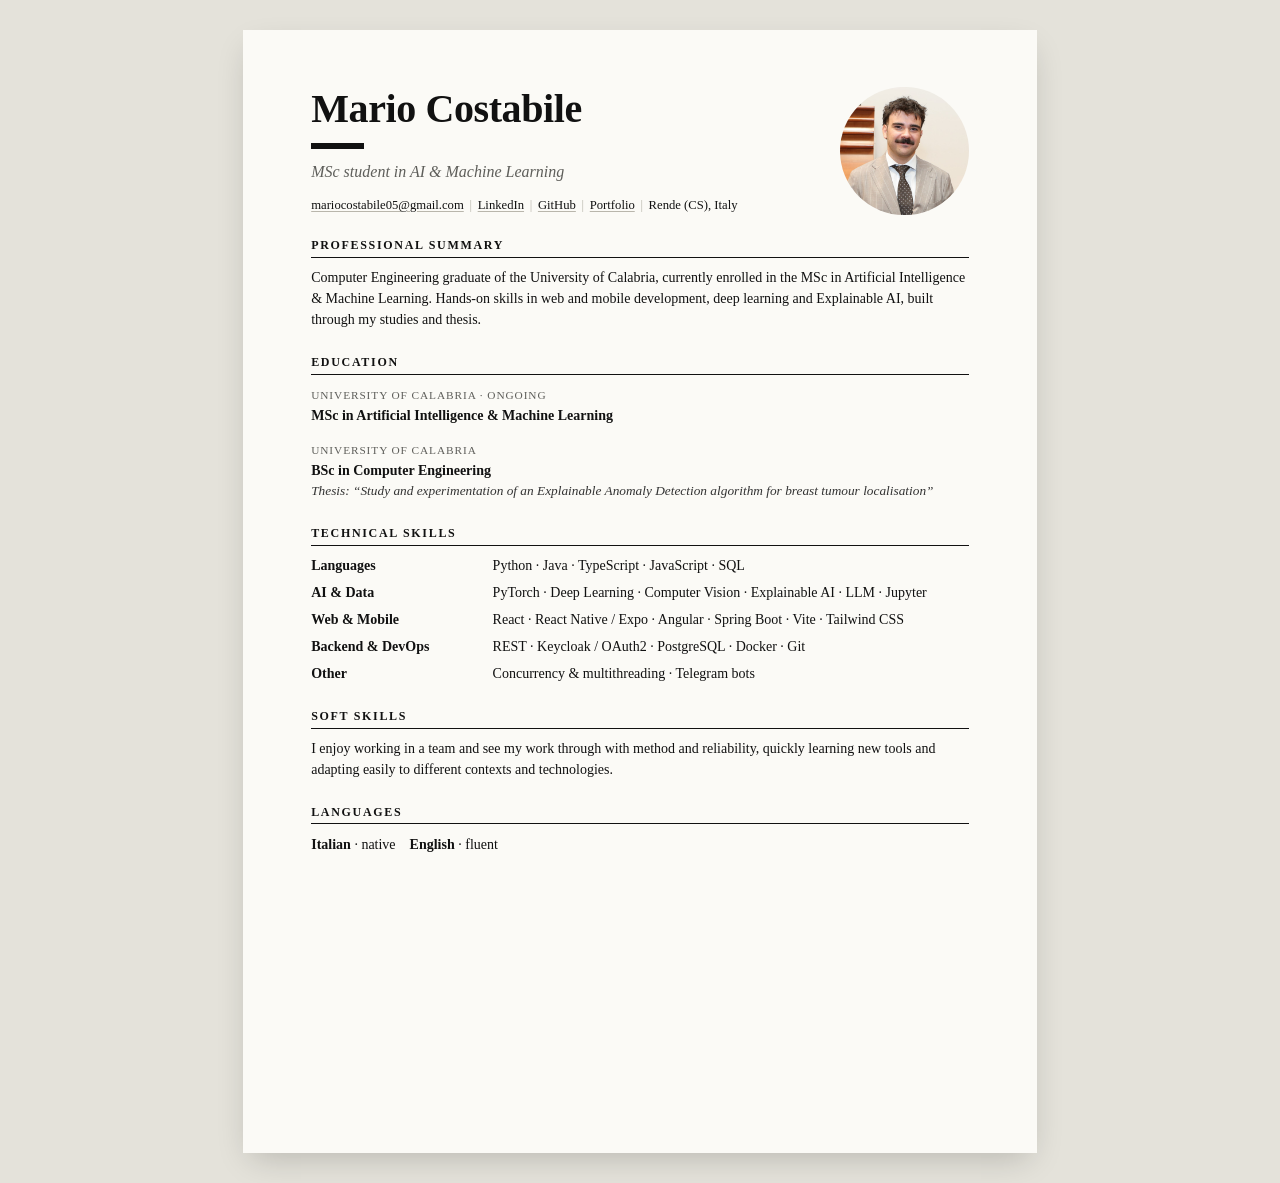
<file: cv/cv-en.html>
<!doctype html>
<html lang="en"><head><meta charset="utf-8"><meta name="viewport" content="width=device-width, initial-scale=1">
<title>Mario Costabile — CV</title>
<style>
@page{size:A4;margin:0}
*{box-sizing:border-box}
html,body{margin:0;background:#E4E2DA}
body{font-family:Georgia,"Times New Roman",serif;color:#111;font-size:10.5pt;line-height:1.5;-webkit-print-color-adjust:exact;print-color-adjust:exact}
a{color:inherit;text-decoration:underline;text-decoration-color:#B9B6AC;text-underline-offset:2px}
.page{width:210mm;height:297mm;margin:8mm auto;background:#FBFAF6;padding:15mm 18mm;overflow:hidden;box-shadow:0 12px 32px -8px #0003}
header{display:grid;grid-template-columns:1fr 34mm;gap:8mm;align-items:center;margin-bottom:6mm}
h1{font:700 30pt/1.05 Georgia,serif;margin:0;letter-spacing:-.01em}
h1::after{content:"";display:block;width:14mm;height:1.6mm;background:#111;margin:3.5mm 0 3mm}
.role{font-size:12pt;font-style:italic;color:#5E5E5A;margin:0 0 3mm}
.ct{font-size:9.5pt;margin:0}.ct span{color:#B9B6AC;margin:0 1.5mm}
.ph{width:34mm;height:34mm;border-radius:50%;object-fit:cover;display:block}
h2{font:700 9pt Georgia,serif;letter-spacing:.14em;text-transform:uppercase;margin:0 0 2.5mm;padding-bottom:1mm;border-bottom:1px solid #111}
section{margin-bottom:6.5mm}
p{margin:0}
dl{margin:0;display:grid;grid-template-columns:44mm 1fr;row-gap:1.6mm;column-gap:4mm}
dt{font-weight:700}dd{margin:0}
.e{margin:0 0 3.5mm}.e:last-child{margin:0}
.u{font-size:8.5pt;letter-spacing:.08em;text-transform:uppercase;color:#5E5E5A}
.e b{display:block}.e i{display:block;font-size:10pt;color:#333}
@media print{html,body{background:none}.page{margin:0;box-shadow:none}}
</style></head><body>
<div class="page">
<header><div>
<h1>Mario Costabile</h1>
<p class="role">MSc student in AI & Machine Learning</p>
<p class="ct"><a href="mailto:mariocostabile05@gmail.com">mariocostabile05@gmail.com</a><span>|</span><a href="https://www.linkedin.com/in/mario-costabile-700b0826a/">LinkedIn</a><span>|</span><a href="https://github.com/mariocostabile">GitHub</a><span>|</span><a href="https://mariocostabile.github.io">Portfolio</a><span>|</span>Rende (CS), Italy</p>
</div><img class="ph" src="foto/mario.jpg" alt="Photo of Mario Costabile"></header>
<section><h2>Professional summary</h2><p>Computer Engineering graduate of the University of Calabria, currently enrolled in the MSc in Artificial Intelligence & Machine Learning. Hands-on skills in web and mobile development, deep learning and Explainable AI, built through my studies and thesis.</p></section>
<section><h2>Education</h2>
<div class="e"><span class="u">University of Calabria · ongoing</span><b>MSc in Artificial Intelligence & Machine Learning</b></div>
<div class="e"><span class="u">University of Calabria</span><b>BSc in Computer Engineering</b><i>Thesis: “Study and experimentation of an Explainable Anomaly Detection algorithm for breast tumour localisation”</i></div></section>
<section><h2>Technical skills</h2><dl><dt>Languages</dt><dd>Python · Java · TypeScript · JavaScript · SQL</dd><dt>AI & Data</dt><dd>PyTorch · Deep Learning · Computer Vision · Explainable AI · LLM · Jupyter</dd><dt>Web & Mobile</dt><dd>React · React Native / Expo · Angular · Spring Boot · Vite · Tailwind CSS</dd><dt>Backend & DevOps</dt><dd>REST · Keycloak / OAuth2 · PostgreSQL · Docker · Git</dd><dt>Other</dt><dd>Concurrency & multithreading · Telegram bots</dd></dl></section>
<section><h2>Soft skills</h2><p>I enjoy working in a team and see my work through with method and reliability, quickly learning new tools and adapting easily to different contexts and technologies.</p></section>
<section><h2>Languages</h2><p><b>Italian</b> · native&nbsp;&nbsp;&nbsp;&nbsp;<b>English</b> · fluent</p></section>
</div></body></html>
</file>
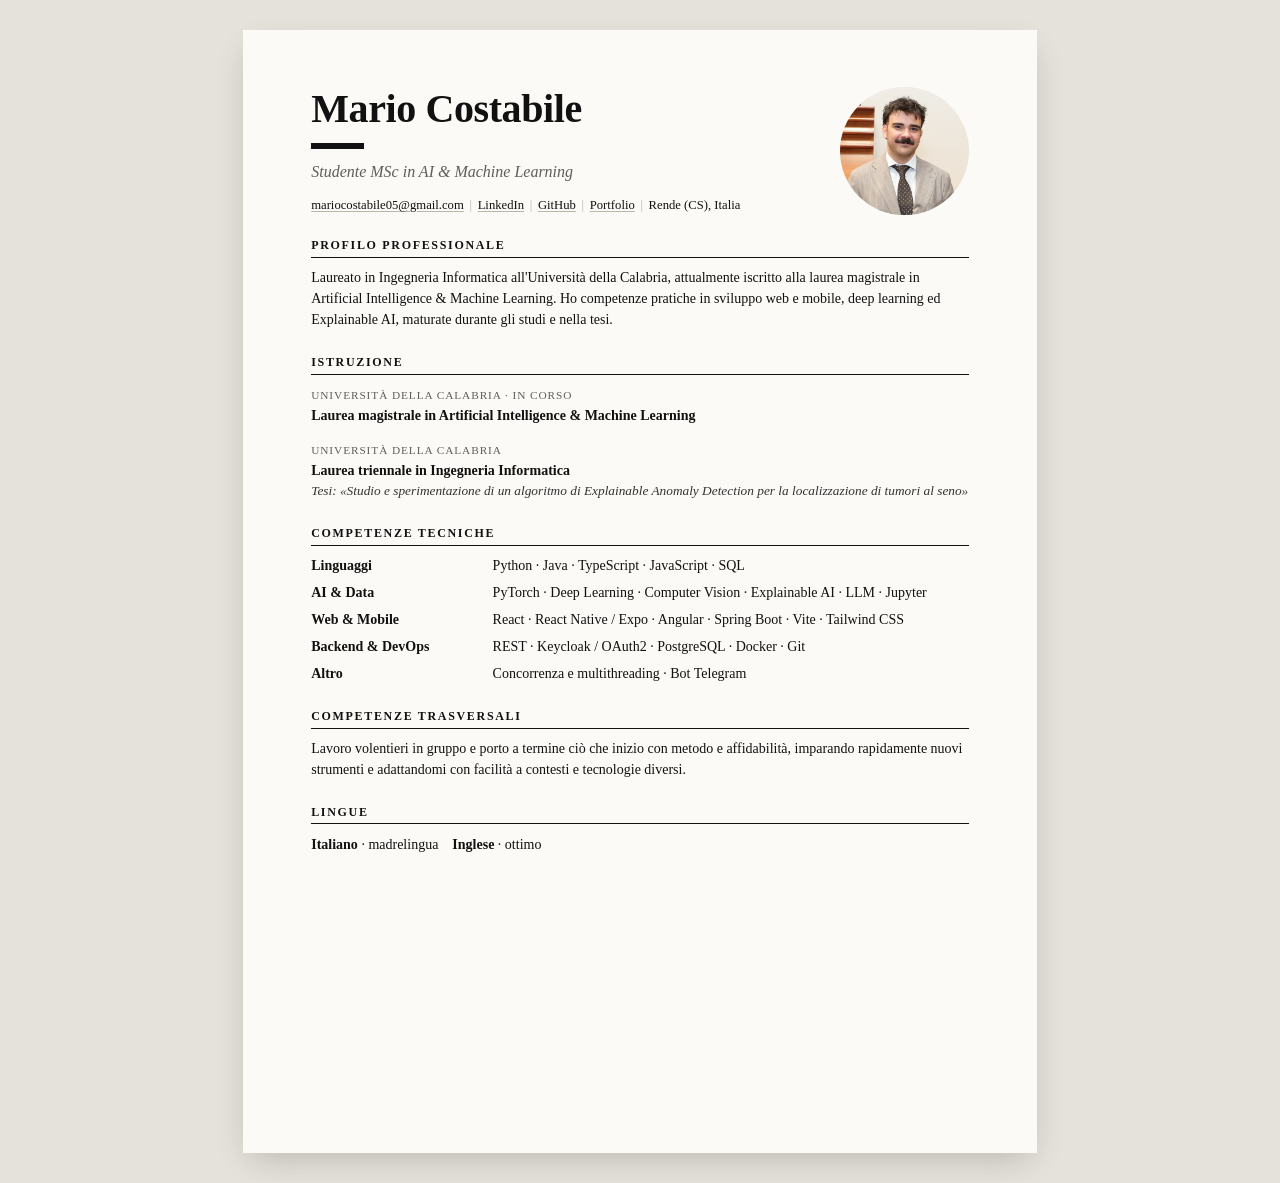
<file: cv/cv-it.html>
<!doctype html>
<html lang="it"><head><meta charset="utf-8"><meta name="viewport" content="width=device-width, initial-scale=1">
<title>Mario Costabile — CV</title>
<style>
@page{size:A4;margin:0}
*{box-sizing:border-box}
html,body{margin:0;background:#E4E2DA}
body{font-family:Georgia,"Times New Roman",serif;color:#111;font-size:10.5pt;line-height:1.5;-webkit-print-color-adjust:exact;print-color-adjust:exact}
a{color:inherit;text-decoration:underline;text-decoration-color:#B9B6AC;text-underline-offset:2px}
.page{width:210mm;height:297mm;margin:8mm auto;background:#FBFAF6;padding:15mm 18mm;overflow:hidden;box-shadow:0 12px 32px -8px #0003}
header{display:grid;grid-template-columns:1fr 34mm;gap:8mm;align-items:center;margin-bottom:6mm}
h1{font:700 30pt/1.05 Georgia,serif;margin:0;letter-spacing:-.01em}
h1::after{content:"";display:block;width:14mm;height:1.6mm;background:#111;margin:3.5mm 0 3mm}
.role{font-size:12pt;font-style:italic;color:#5E5E5A;margin:0 0 3mm}
.ct{font-size:9.5pt;margin:0}.ct span{color:#B9B6AC;margin:0 1.5mm}
.ph{width:34mm;height:34mm;border-radius:50%;object-fit:cover;display:block}
h2{font:700 9pt Georgia,serif;letter-spacing:.14em;text-transform:uppercase;margin:0 0 2.5mm;padding-bottom:1mm;border-bottom:1px solid #111}
section{margin-bottom:6.5mm}
p{margin:0}
dl{margin:0;display:grid;grid-template-columns:44mm 1fr;row-gap:1.6mm;column-gap:4mm}
dt{font-weight:700}dd{margin:0}
.e{margin:0 0 3.5mm}.e:last-child{margin:0}
.u{font-size:8.5pt;letter-spacing:.08em;text-transform:uppercase;color:#5E5E5A}
.e b{display:block}.e i{display:block;font-size:10pt;color:#333}
@media print{html,body{background:none}.page{margin:0;box-shadow:none}}
</style></head><body>
<div class="page">
<header><div>
<h1>Mario Costabile</h1>
<p class="role">Studente MSc in AI & Machine Learning</p>
<p class="ct"><a href="mailto:mariocostabile05@gmail.com">mariocostabile05@gmail.com</a><span>|</span><a href="https://www.linkedin.com/in/mario-costabile-700b0826a/">LinkedIn</a><span>|</span><a href="https://github.com/mariocostabile">GitHub</a><span>|</span><a href="https://mariocostabile.github.io">Portfolio</a><span>|</span>Rende (CS), Italia</p>
</div><img class="ph" src="foto/mario.jpg" alt="Foto di Mario Costabile"></header>
<section><h2>Profilo professionale</h2><p>Laureato in Ingegneria Informatica all'Università della Calabria, attualmente iscritto alla laurea magistrale in Artificial Intelligence & Machine Learning. Ho competenze pratiche in sviluppo web e mobile, deep learning ed Explainable AI, maturate durante gli studi e nella tesi.</p></section>
<section><h2>Istruzione</h2>
<div class="e"><span class="u">Università della Calabria · in corso</span><b>Laurea magistrale in Artificial Intelligence & Machine Learning</b></div>
<div class="e"><span class="u">Università della Calabria</span><b>Laurea triennale in Ingegneria Informatica</b><i>Tesi: «Studio e sperimentazione di un algoritmo di Explainable Anomaly Detection per la localizzazione di tumori al seno»</i></div></section>
<section><h2>Competenze tecniche</h2><dl><dt>Linguaggi</dt><dd>Python · Java · TypeScript · JavaScript · SQL</dd><dt>AI & Data</dt><dd>PyTorch · Deep Learning · Computer Vision · Explainable AI · LLM · Jupyter</dd><dt>Web & Mobile</dt><dd>React · React Native / Expo · Angular · Spring Boot · Vite · Tailwind CSS</dd><dt>Backend & DevOps</dt><dd>REST · Keycloak / OAuth2 · PostgreSQL · Docker · Git</dd><dt>Altro</dt><dd>Concorrenza e multithreading · Bot Telegram</dd></dl></section>
<section><h2>Competenze trasversali</h2><p>Lavoro volentieri in gruppo e porto a termine ciò che inizio con metodo e affidabilità, imparando rapidamente nuovi strumenti e adattandomi con facilità a contesti e tecnologie diversi.</p></section>
<section><h2>Lingue</h2><p><b>Italiano</b> · madrelingua&nbsp;&nbsp;&nbsp;&nbsp;<b>Inglese</b> · ottimo</p></section>
</div></body></html>
</file>
